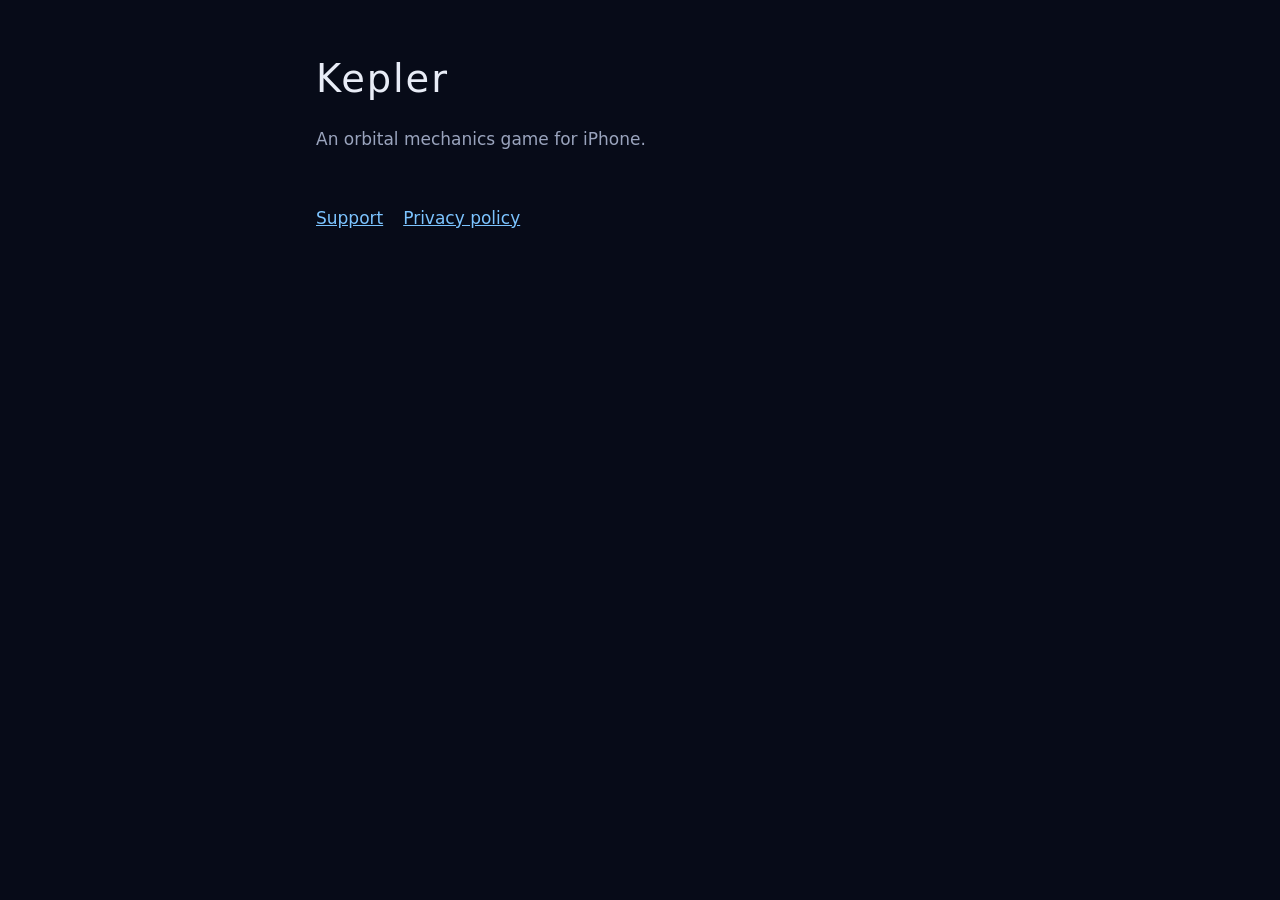
<file: index.html>
<!doctype html>
<html lang="en">
<head>
<meta charset="utf-8">
<meta name="viewport" content="width=device-width, initial-scale=1">
<title>Kepler</title>
<link rel="stylesheet" href="style.css">
</head>
<body>
<main>
<h1>Kepler</h1>
<p class="muted">An orbital mechanics game for iPhone.</p>
<nav><a href="support.html">Support</a><a href="privacy.html">Privacy policy</a></nav>
</main>
</body>
</html>
</file>
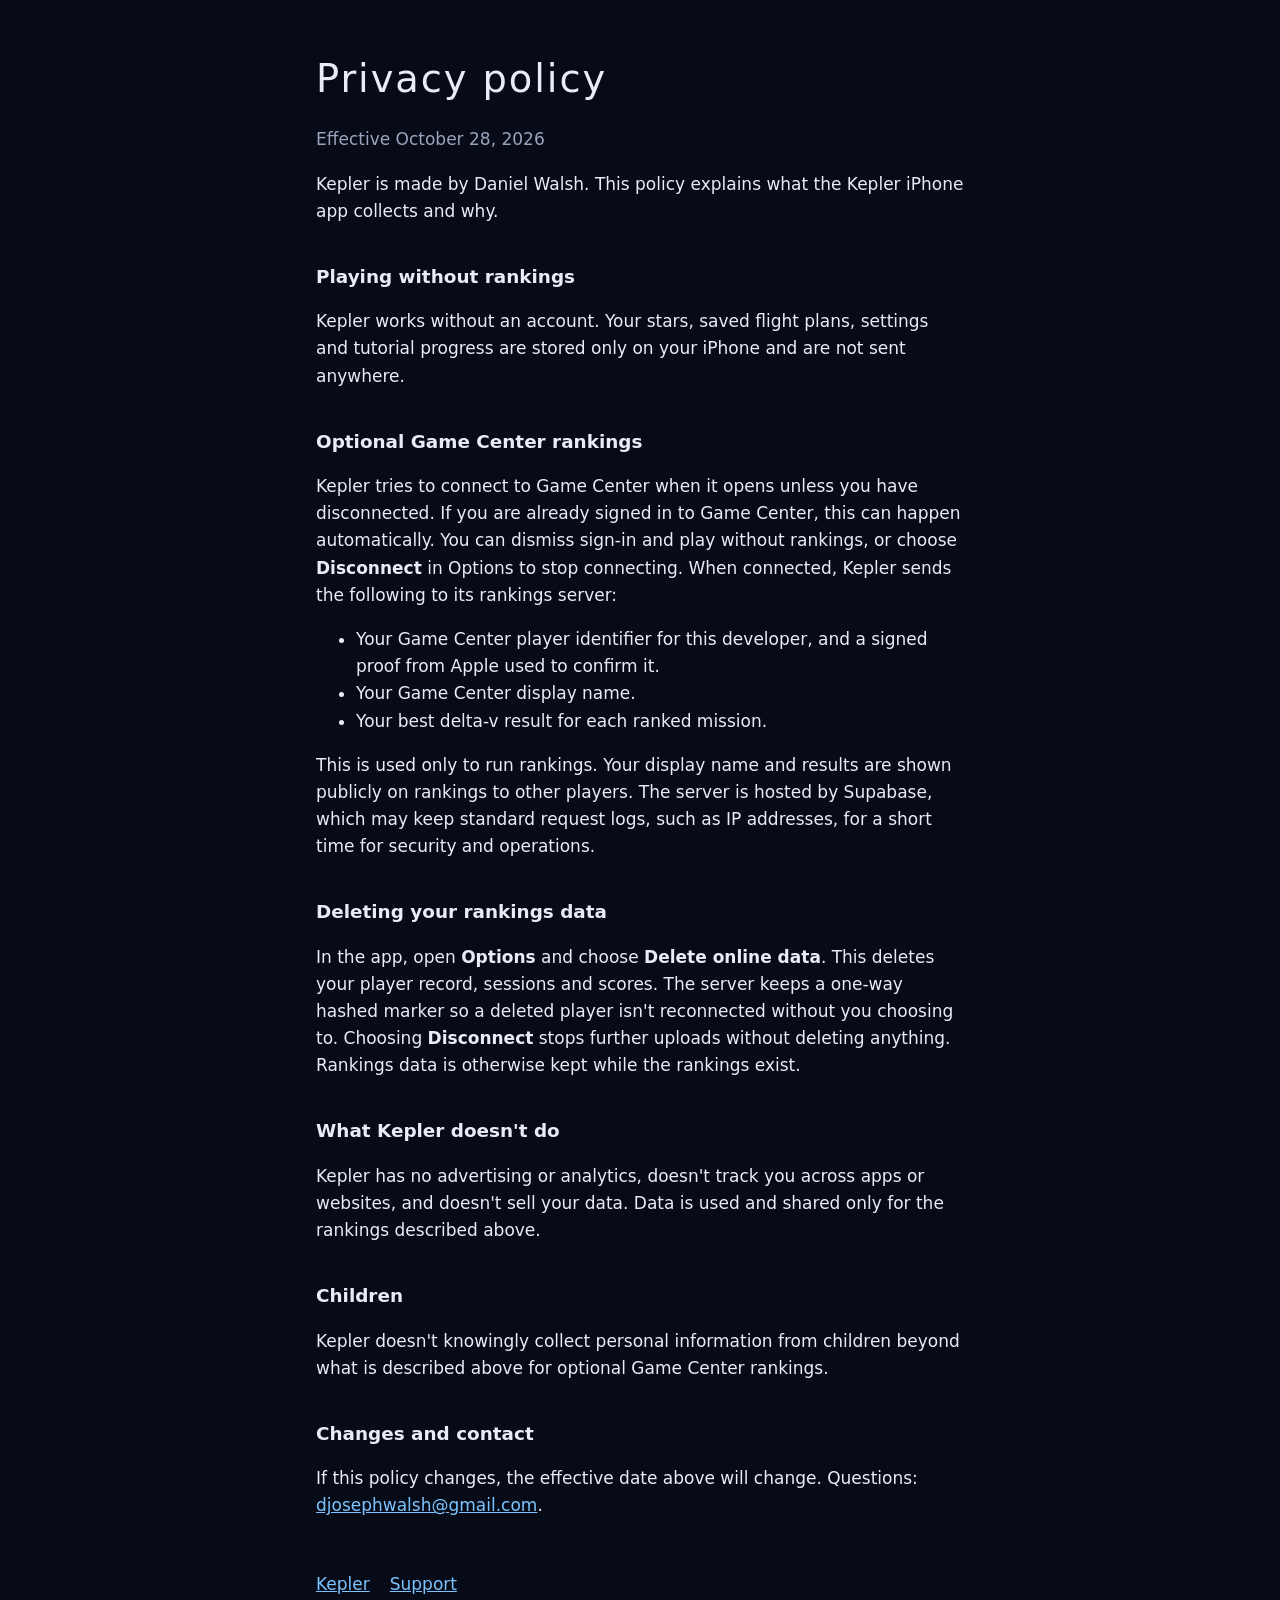
<file: privacy.html>
<!doctype html>
<html lang="en">
<head>
<meta charset="utf-8">
<meta name="viewport" content="width=device-width, initial-scale=1">
<title>Kepler Privacy Policy</title>
<link rel="stylesheet" href="style.css">
</head>
<body>
<main>
<h1>Privacy policy</h1>
<p class="muted">Effective October 28, 2026</p>

<p>Kepler is made by Daniel Walsh. This policy explains what the Kepler iPhone app collects and why.</p>

<h2>Playing without rankings</h2>
<p>Kepler works without an account. Your stars, saved flight plans, settings and tutorial progress are stored only on your iPhone and are not sent anywhere.</p>

<h2>Optional Game Center rankings</h2>
<p>Kepler tries to connect to Game Center when it opens unless you have disconnected. If you are already signed in to Game Center, this can happen automatically. You can dismiss sign-in and play without rankings, or choose <strong>Disconnect</strong> in Options to stop connecting. When connected, Kepler sends the following to its rankings server:</p>
<ul>
<li>Your Game Center player identifier for this developer, and a signed proof from Apple used to confirm it.</li>
<li>Your Game Center display name.</li>
<li>Your best delta-v result for each ranked mission.</li>
</ul>
<p>This is used only to run rankings. Your display name and results are shown publicly on rankings to other players. The server is hosted by Supabase, which may keep standard request logs, such as IP addresses, for a short time for security and operations.</p>

<h2>Deleting your rankings data</h2>
<p>In the app, open <strong>Options</strong> and choose <strong>Delete online data</strong>. This deletes your player record, sessions and scores. The server keeps a one-way hashed marker so a deleted player isn't reconnected without you choosing to. Choosing <strong>Disconnect</strong> stops further uploads without deleting anything. Rankings data is otherwise kept while the rankings exist.</p>

<h2>What Kepler doesn't do</h2>
<p>Kepler has no advertising or analytics, doesn't track you across apps or websites, and doesn't sell your data. Data is used and shared only for the rankings described above.</p>

<h2>Children</h2>
<p>Kepler doesn't knowingly collect personal information from children beyond what is described above for optional Game Center rankings.</p>

<h2>Changes and contact</h2>
<p>If this policy changes, the effective date above will change. Questions: <a href="mailto:djosephwalsh@gmail.com?subject=Kepler%20privacy">djosephwalsh@gmail.com</a>.</p>

<nav><a href="index.html">Kepler</a><a href="support.html">Support</a></nav>
</main>
</body>
</html>
</file>
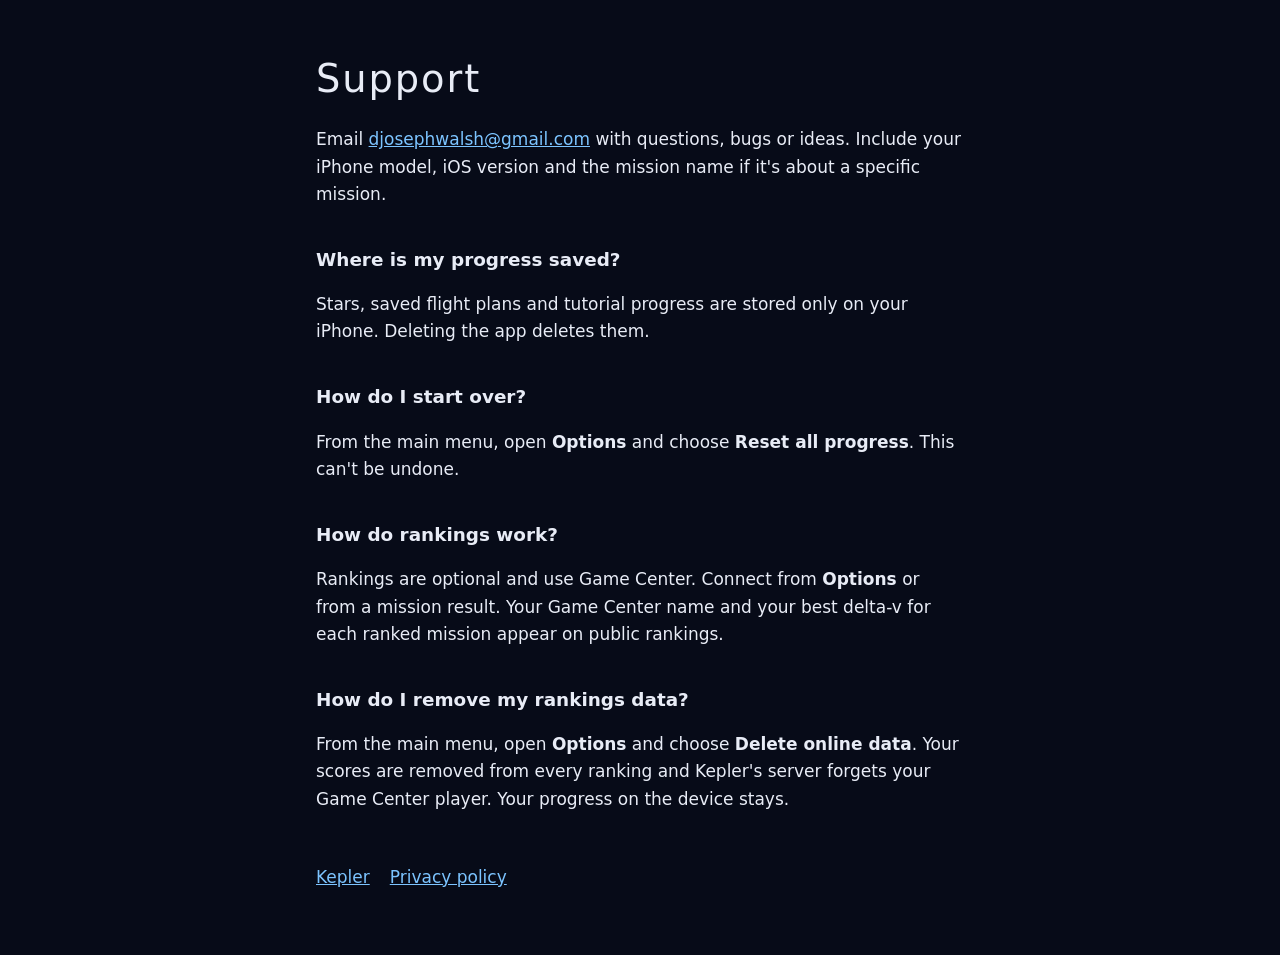
<file: support.html>
<!doctype html>
<html lang="en">
<head>
<meta charset="utf-8">
<meta name="viewport" content="width=device-width, initial-scale=1">
<title>Kepler Support</title>
<link rel="stylesheet" href="style.css">
</head>
<body>
<main>
<h1>Support</h1>
<p>Email <a href="mailto:djosephwalsh@gmail.com?subject=Kepler%20support">djosephwalsh@gmail.com</a> with questions, bugs or ideas. Include your iPhone model, iOS version and the mission name if it's about a specific mission.</p>

<h2>Where is my progress saved?</h2>
<p>Stars, saved flight plans and tutorial progress are stored only on your iPhone. Deleting the app deletes them.</p>

<h2>How do I start over?</h2>
<p>From the main menu, open <strong>Options</strong> and choose <strong>Reset all progress</strong>. This can't be undone.</p>

<h2>How do rankings work?</h2>
<p>Rankings are optional and use Game Center. Connect from <strong>Options</strong> or from a mission result. Your Game Center name and your best delta-v for each ranked mission appear on public rankings.</p>

<h2>How do I remove my rankings data?</h2>
<p>From the main menu, open <strong>Options</strong> and choose <strong>Delete online data</strong>. Your scores are removed from every ranking and Kepler's server forgets your Game Center player. Your progress on the device stays.</p>

<nav><a href="index.html">Kepler</a><a href="privacy.html">Privacy policy</a></nav>
</main>
</body>
</html>
</file>
<file: style.css>
:root { color-scheme: dark; --bg: #070b18; --text: #e8ecf6; --muted: #9aa4bd; --accent: #7cc4ff; }
* { box-sizing: border-box; }
body { margin: 0; background: var(--bg); color: var(--text); font: 17px/1.6 -apple-system, BlinkMacSystemFont, "SF Pro Rounded", system-ui, sans-serif; }
main { max-width: 680px; margin: 0 auto; padding: 48px 16px 64px; }
h1 { font-weight: 300; font-size: 2.4rem; letter-spacing: 0.05em; margin: 0 0 4px; }
h2 { font-size: 1.15rem; margin: 2em 0 0.4em; }
p, li { color: var(--text); }
.muted { color: var(--muted); }
a { color: var(--accent); }
nav { margin-top: 3em; display: flex; gap: 20px; flex-wrap: wrap; }
</file>
